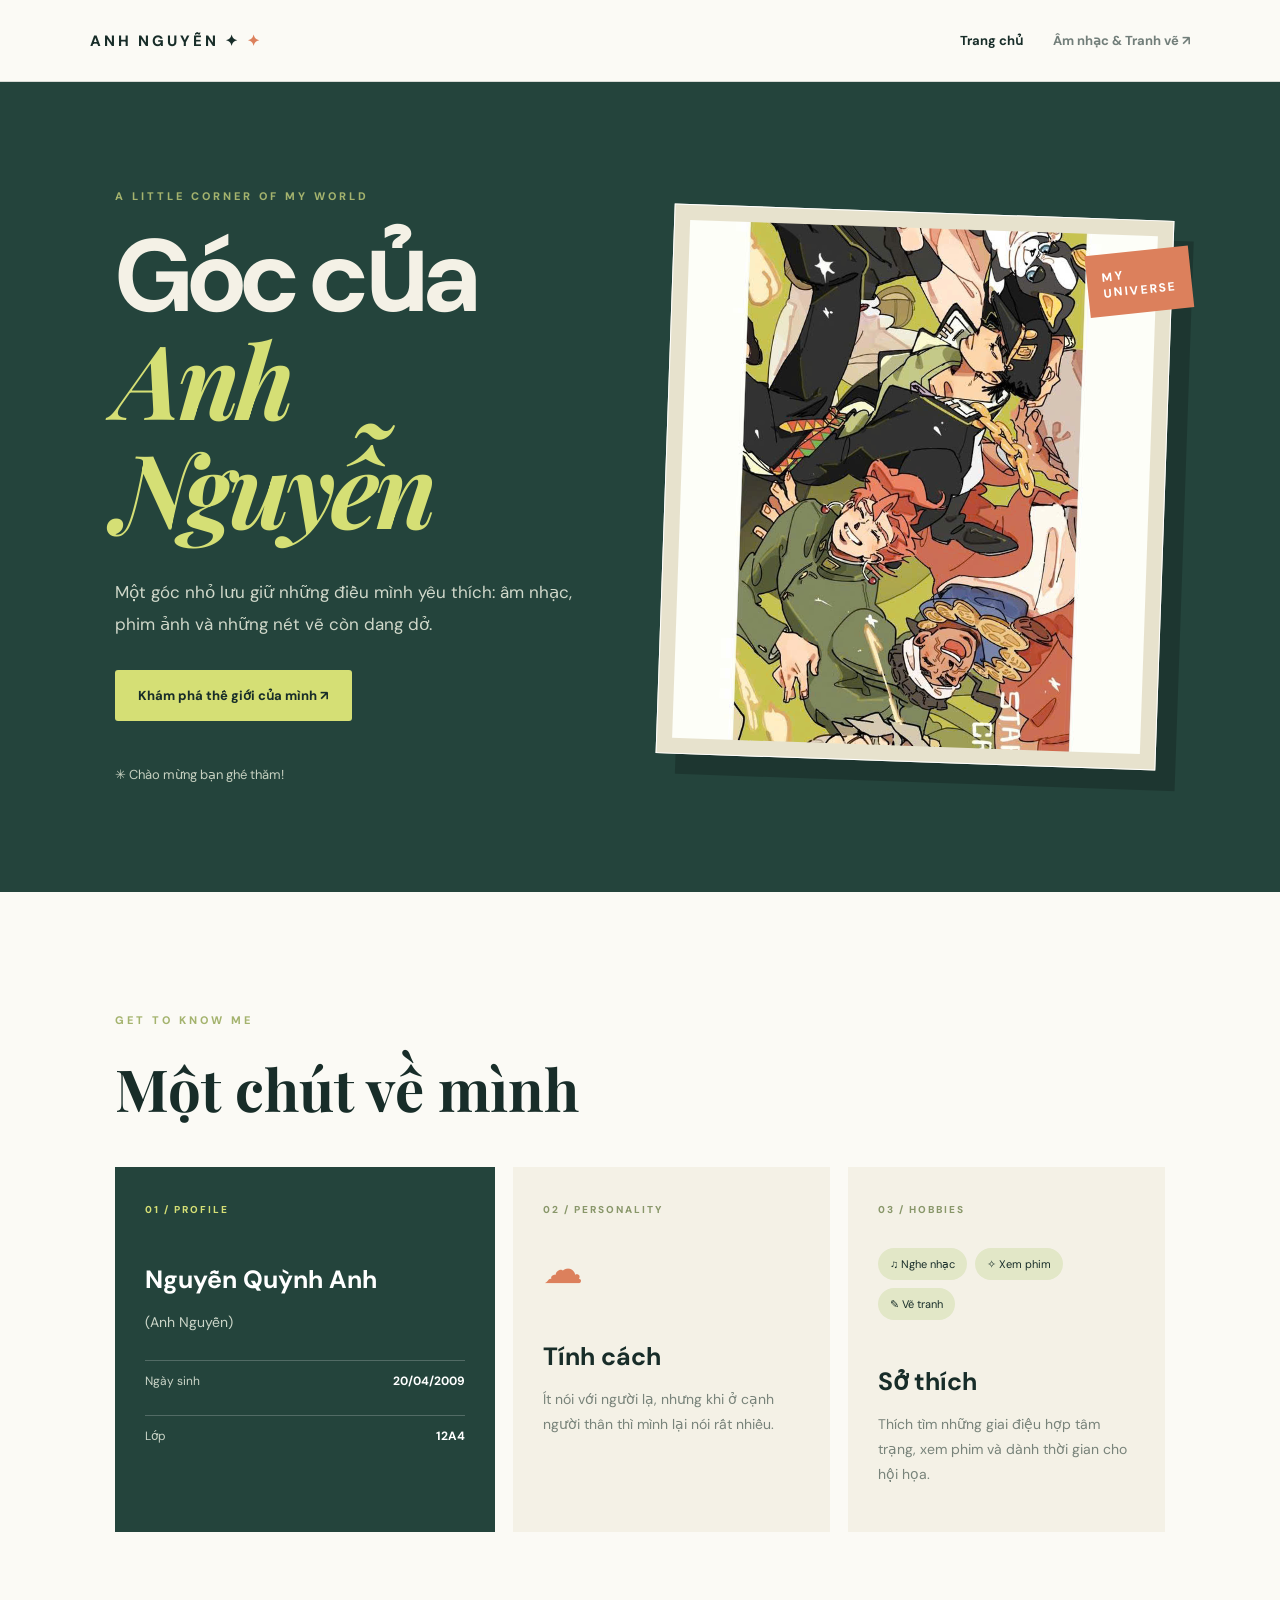
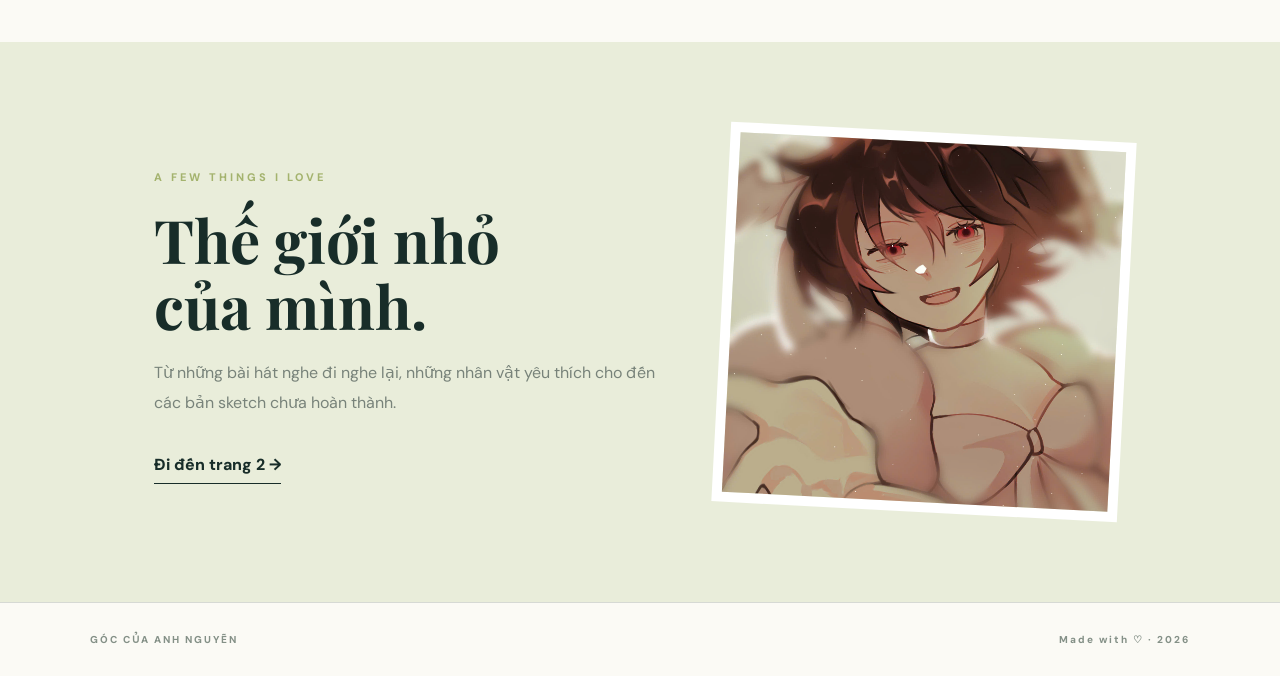
<file: index.html>
<!DOCTYPE html>
<html lang="vi">
<head>
    <meta charset="UTF-8">
    <meta name="viewport" content="width=device-width, initial-scale=1.0">
    <title>Góc của Anh Nguyễn</title>
    <link rel="stylesheet" href="style.css">
</head>

<body>

<header class="navbar">
    <a href="index.html" class="logo">ANH NGUYỄN ✦</a>

    <nav>
        <a class="active" href="index.html">Trang chủ</a>
        <a href="music-art.html">Âm nhạc & Tranh vẽ ↗</a>
    </nav>
</header>

<section class="hero">
    <div class="hero-text">
        <p class="eyebrow">A LITTLE CORNER OF MY WORLD</p>

        <h1>Góc của<br>
            <em>Anh Nguyễn</em>
        </h1>

        <p class="intro">
            Một góc nhỏ lưu giữ những điều mình yêu thích:
            âm nhạc, phim ảnh và những nét vẽ còn dang dở.
        </p>

        <a class="button" href="music-art.html">
            Khám phá thế giới của mình ↗
        </a>

        <p class="welcome">✳ Chào mừng bạn ghé thăm!</p>
    </div>

    <div class="hero-image">
        <img src="images/jojo-cover.jpg" alt="JoJo fanart">
        <span class="sticker">MY<br>UNIVERSE</span>
    </div>
</section>

<section class="about">
    <p class="eyebrow">GET TO KNOW ME</p>
    <h2>Một chút về mình</h2>

    <div class="cards">

        <div class="card dark-card">
            <span class="number">01 / PROFILE</span>

            <h3>Nguyễn Quỳnh Anh</h3>
            <p>(Anh Nguyễn)</p>

            <div class="info">
                <p>Ngày sinh <strong>20/04/2009</strong></p>
                <p>Lớp <strong>12A4</strong></p>
            </div>
        </div>

        <div class="card">
            <span class="number">02 / PERSONALITY</span>
            <div class="symbol">☁</div>

            <h3>Tính cách</h3>

            <p>
                Ít nói với người lạ,
                nhưng khi ở cạnh người thân
                thì mình lại nói rất nhiều.
            </p>
        </div>

        <div class="card">
            <span class="number">03 / HOBBIES</span>
            <div class="tags">
                <span>♫ Nghe nhạc</span>
                <span>✧ Xem phim</span>
                <span>✎ Vẽ tranh</span>
            </div>

            <h3>Sở thích</h3>

            <p>
                Thích tìm những giai điệu hợp tâm trạng,
                xem phim và dành thời gian cho hội họa.
            </p>
        </div>

    </div>
</section>

<section class="feature">
    <div>
        <p class="eyebrow">A FEW THINGS I LOVE</p>
        <h2>Thế giới nhỏ<br>của mình.</h2>

        <p>
            Từ những bài hát nghe đi nghe lại,
            những nhân vật yêu thích cho đến các bản
            sketch chưa hoàn thành.
        </p>

        <a href="music-art.html" class="text-link">
            Đi đến trang 2 →
        </a>
    </div>

    <img src="images/art-05.jpg" alt="Tranh yêu thích">
</section>

<footer>
    <span>GÓC CỦA ANH NGUYỄN</span>
    <span>Made with ♡ · 2026</span>
</footer>

</body>
</html>
</file>
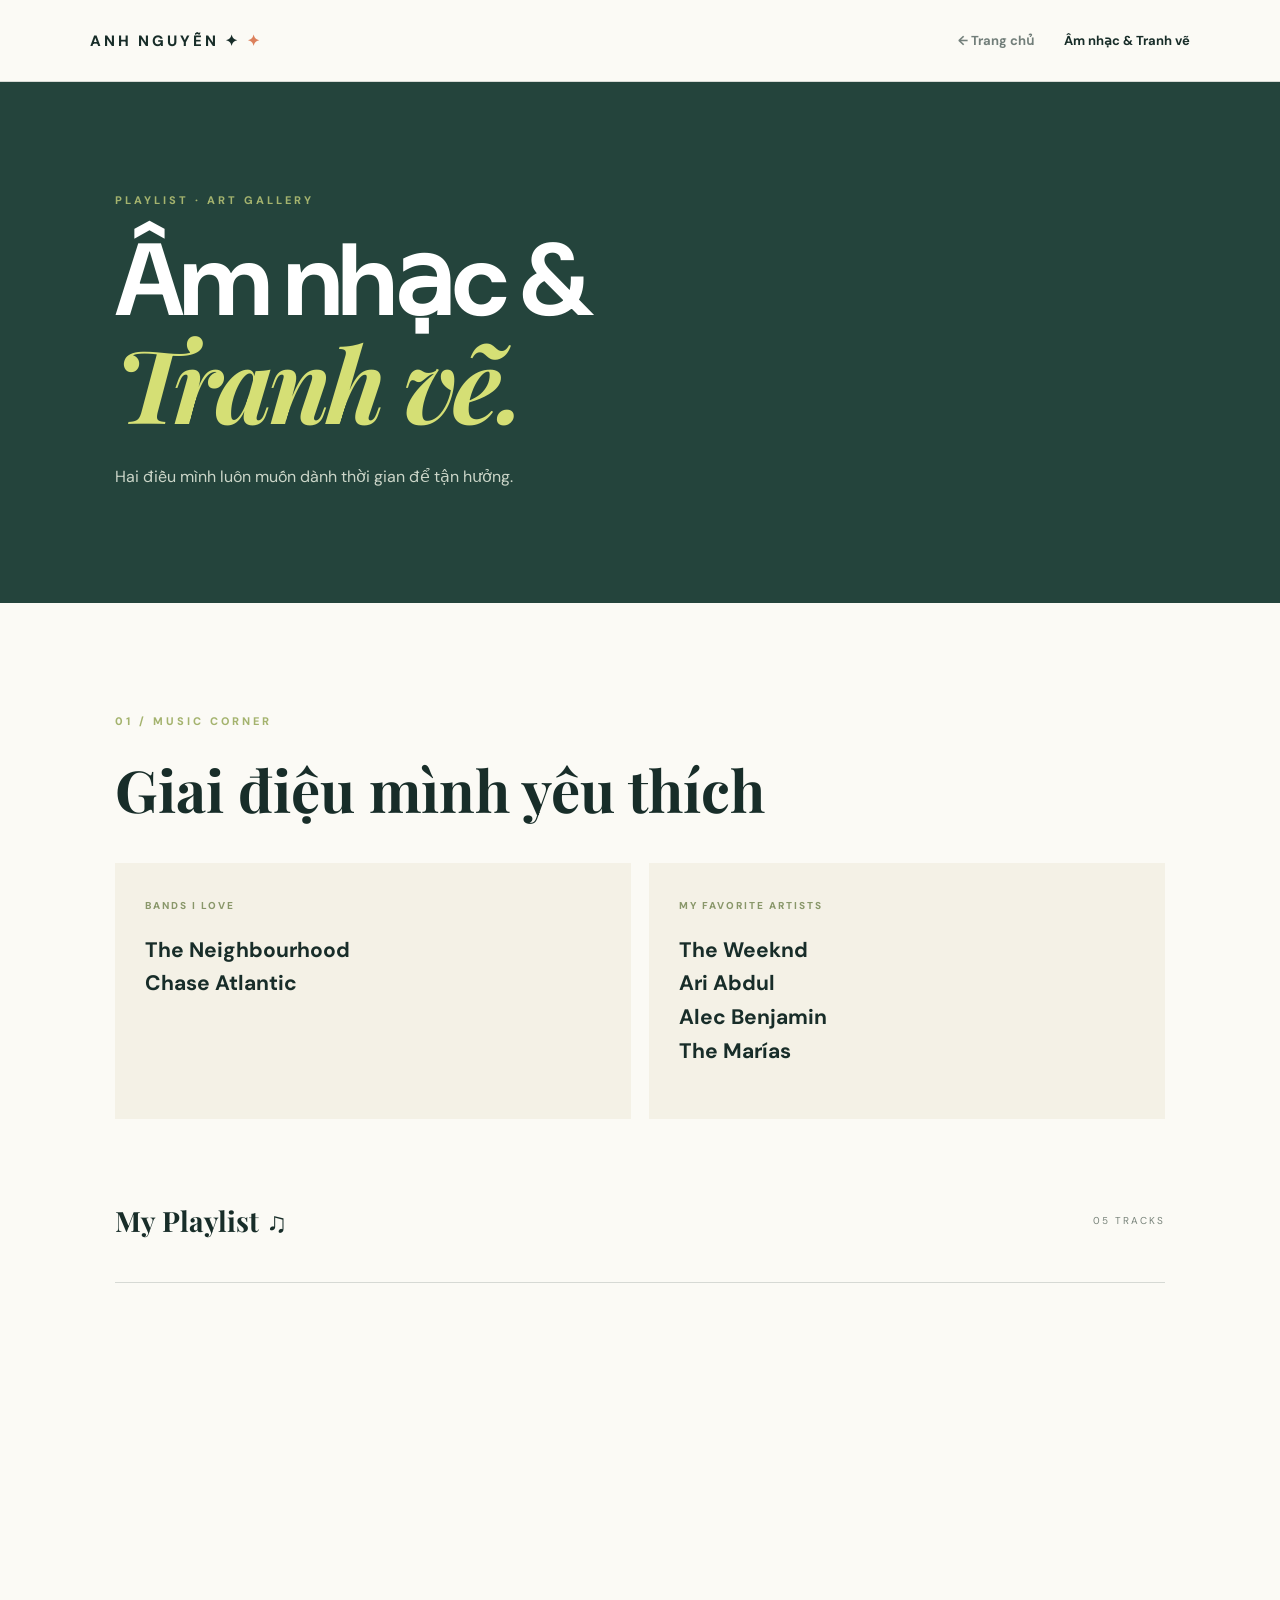
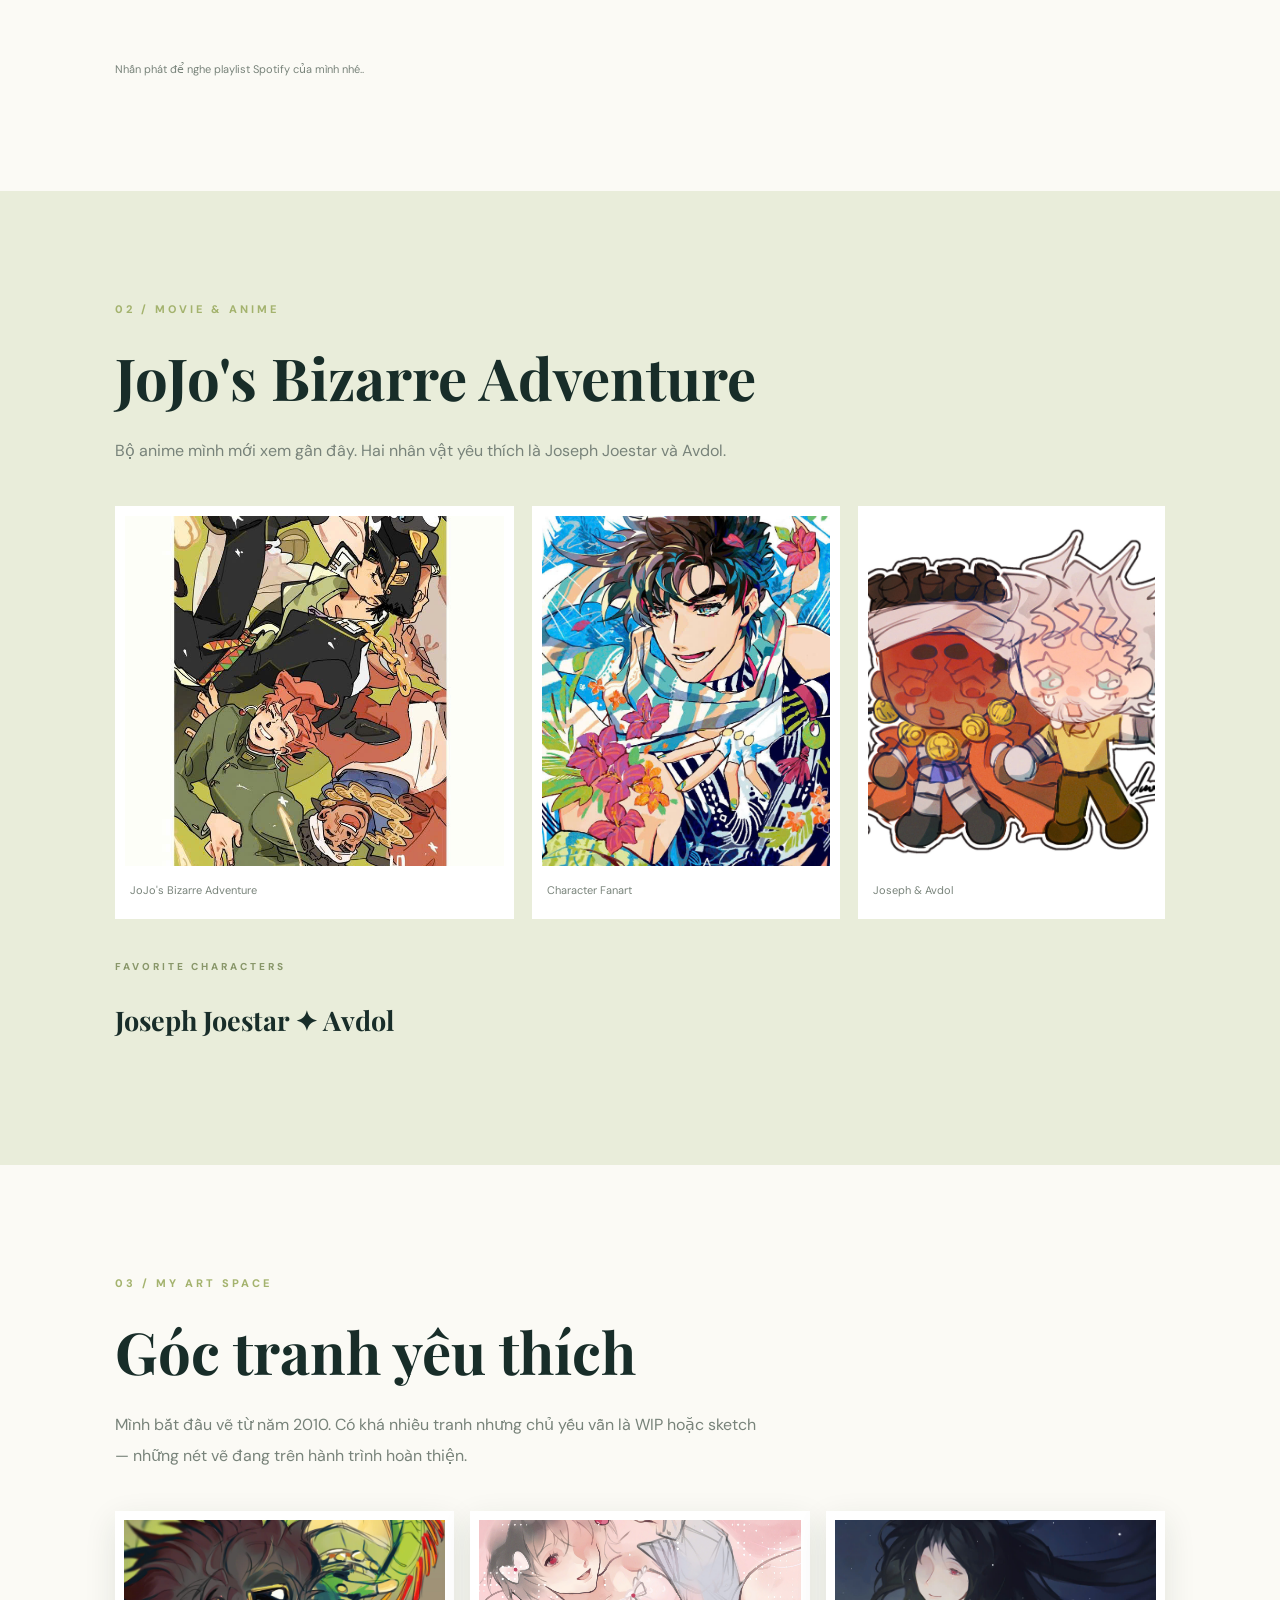
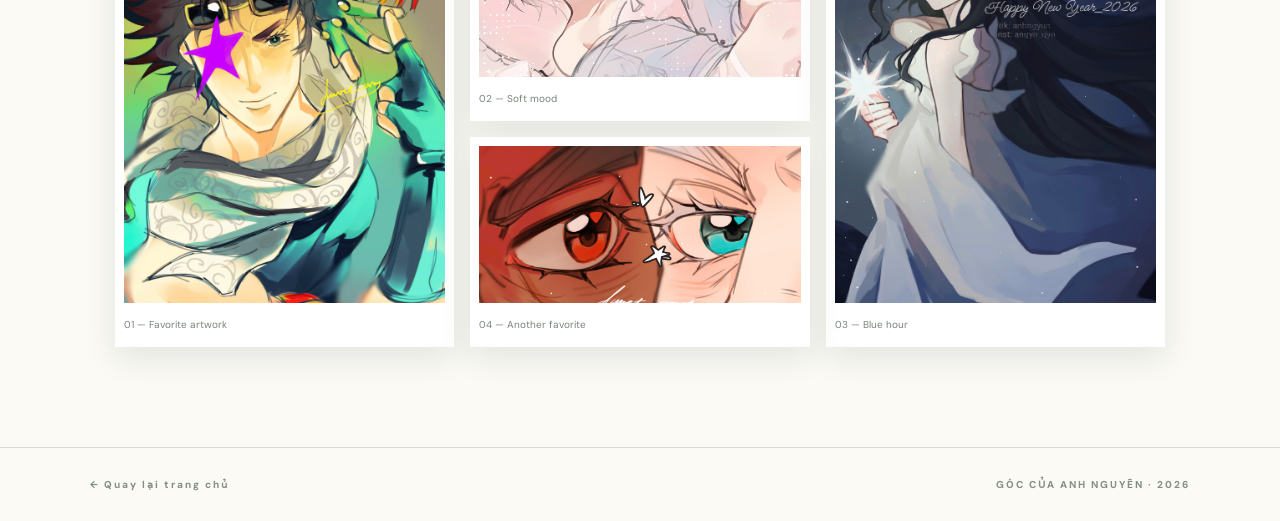
<file: music-art.html>
<!DOCTYPE html>
<html lang="vi">
<head>
    <meta charset="UTF-8">
    <meta name="viewport" content="width=device-width, initial-scale=1.0">
    <title>Âm nhạc & Tranh vẽ</title>
    <link rel="stylesheet" href="style.css">
</head>

<body>

<header class="navbar">
    <a href="index.html" class="logo">ANH NGUYỄN ✦</a>

    <nav>
        <a href="index.html">← Trang chủ</a>
        <a class="active" href="music-art.html">Âm nhạc & Tranh vẽ</a>
    </nav>
</header>

<section class="page-hero">
    <p class="eyebrow">PLAYLIST · ART GALLERY</p>
    <h1>Âm nhạc &<br><em>Tranh vẽ.</em></h1>
    <p>Hai điều mình luôn muốn dành thời gian để tận hưởng.</p>
</section>

<!-- ÂM NHẠC -->

<section class="content-section">

    <p class="eyebrow">01 / MUSIC CORNER</p>
    <h2>Giai điệu mình yêu thích</h2>

    <div class="music-cards">

        <div class="music-card">
            <span>BANDS I LOVE</span>
            <h3>
                The Neighbourhood<br>
                Chase Atlantic
            </h3>
        </div>

        <div class="music-card">
            <span>MY FAVORITE ARTISTS</span>
            <h3>
                The Weeknd<br>
                Ari Abdul<br>
                Alec Benjamin<br>
                The Marías
            </h3>
        </div>

    </div>



    <div class="playlist-title">
        <h3>My Playlist ♫</h3>
        <span>05 TRACKS</span>
    </div>

    <div class="playlist">
    <iframe style="border-radius:12px" src="https://open.spotify.com/embed/playlist/2QBYpcFGJxJotX03qkTPQg?utm_source=generator" width="100%" height="352" frameBorder="0" allowfullscreen="" allow="autoplay; clipboard-write; encrypted-media; fullscreen; picture-in-picture" loading="lazy"></iframe>
</div>

    <p class="note">
        Nhấn phát để nghe playlist Spotify của mình nhé..
    </p>

</section>

<!-- JOJO -->

<section class="jojo-section">

    <p class="eyebrow">02 / MOVIE & ANIME</p>

    <h2>JoJo's Bizarre Adventure</h2>

    <p class="description">
        Bộ anime mình mới xem gần đây.
        Hai nhân vật yêu thích là Joseph Joestar và Avdol.
    </p>

    <div class="jojo-gallery">

        <figure class="jojo-cover">
            <img src="images/jojo-cover.jpg" alt="JoJo fanart">
            <figcaption>JoJo's Bizarre Adventure</figcaption>
        </figure>

        <figure>
            <img src="images/jojo-01.jpg" alt="Avdol fanart">
            <figcaption>Character Fanart</figcaption>
        </figure>

        <figure>
            <img src="images/jojo-02.jpg" alt="Joseph và Avdol">
            <figcaption>Joseph & Avdol</figcaption>
        </figure>

    </div>

    <div class="favorites">
        <span>FAVORITE CHARACTERS</span>
        <h3>Joseph Joestar ✦ Avdol</h3>
    </div>

</section>

<!-- TRANH VẼ -->

<section class="art-section">

    <p class="eyebrow">03 / MY ART SPACE</p>

    <h2>Góc tranh yêu thích</h2>

    <p class="description">
        Mình bắt đầu vẽ từ năm 2010.
        Có khá nhiều tranh nhưng chủ yếu vẫn là WIP
        hoặc sketch — những nét vẽ đang trên hành trình
        hoàn thiện.
    </p>

    <div class="art-gallery">

        <figure>
            <img src="images/art-01.jpg" alt="Tranh 1">
            <figcaption>01 — Favorite artwork</figcaption>
        </figure>

        <figure>
            <img src="images/art-02.jpg" alt="Tranh 2">
            <figcaption>02 — Soft mood</figcaption>
        </figure>

        <figure>
            <img src="images/art-03.jpg" alt="Tranh 3">
            <figcaption>03 — Blue hour</figcaption>
        </figure>

        <figure>
            <img src="images/art-04.jpg" alt="Tranh 4">
            <figcaption>04 — Another favorite</figcaption>
        </figure>

      
    </div>

</section>

<footer>
    <a href="index.html">← Quay lại trang chủ</a>
    <span>GÓC CỦA ANH NGUYỄN · 2026</span>
</footer>

</body>
</html>
</file>
<file: style.css>
@import url('https://fonts.googleapis.com/css2?family=DM+Sans:wght@400;500;600;700;800&family=Playfair+Display:ital,wght@0,600;0,700;1,600&display=swap');

:root {
    --green: #24443c;
    --dark: #182d29;
    --cream: #f4f1e6;
    --paper: #fbfaf5;
    --yellow: #d5df75;
    --orange: #dc805c;
    --muted: #78837a;
    --line: rgba(24,45,41,.16);
}

* {
    box-sizing: border-box;
}

html {
    scroll-behavior: smooth;
}

body {
    margin: 0;
    background: var(--paper);
    color: var(--dark);
    font-family: 'DM Sans', sans-serif;
}

a {
    color: inherit;
    text-decoration: none;
}

/* THANH MENU */

.navbar {
    min-height: 82px;
    padding: 18px 7%;
    display: flex;
    align-items: center;
    justify-content: space-between;
    border-bottom: 1px solid var(--line);
}

.logo {
    font-weight: 800;
    letter-spacing: 3px;
    font-size: 15px;
}

.logo::after {
    content: " ✦";
    color: var(--orange);
}

nav {
    display: flex;
    gap: 30px;
}

nav a {
    font-size: 13px;
    font-weight: 700;
    opacity: .6;
}

nav a:hover,
nav a.active {
    opacity: 1;
}

/* TRANG CHỦ */

.hero {
    min-height: 90vh;
    background: var(--green);
    color: var(--cream);
    padding: 70px 9%;
    display: grid;
    grid-template-columns: 1fr 1fr;
    align-items: center;
    gap: 50px;
}

.eyebrow {
    color: #a4b36e;
    font-size: 11px;
    font-weight: 800;
    letter-spacing: 3px;
    margin-bottom: 22px;
}

.hero h1,
.page-hero h1 {
    font-size: clamp(55px, 8vw, 105px);
    line-height: 1;
    letter-spacing: -4px;
    margin: 0;
}

.hero h1 em,
.page-hero h1 em {
    font-family: 'Playfair Display', serif;
    color: var(--yellow);
}

.intro {
    max-width: 470px;
    line-height: 1.9;
    color: #d0d8ca;
    font-size: 17px;
    margin: 30px 0;
}

.button {
    display: inline-block;
    padding: 17px 23px;
    background: var(--yellow);
    color: var(--dark);
    font-size: 13px;
    font-weight: 800;
    border-radius: 3px;
    transition: .3s;
}

.button:hover {
    transform: translateY(-4px);
}

.welcome {
    margin-top: 45px;
    color: #c6d0c0;
    font-size: 13px;
}

.hero-image {
    position: relative;
    padding: 15px;
    transform: rotate(2deg);
    background: #e7e2cd;
    border: 1px solid white;
    box-shadow: 20px 20px 0 rgba(0,0,0,.2);
    height: 550px;
}

.hero-image img {
    width: 100%;
    height: 100%;
    object-fit: cover;
}

.sticker {
    position: absolute;
    top: 30px;
    right: -20px;
    background: var(--orange);
    color: white;
    padding: 15px;
    font-size: 12px;
    font-weight: 800;
    letter-spacing: 2px;
    transform: rotate(-8deg);
}

/* GIỚI THIỆU */

.about {
    padding: 110px 9%;
}

h2 {
    font-family: 'Playfair Display', serif;
    font-size: clamp(36px, 5vw, 58px);
    margin: 0 0 20px;
}

.cards {
    display: grid;
    grid-template-columns: 1.2fr 1fr 1fr;
    gap: 18px;
    margin-top: 40px;
}

.card {
    background: var(--cream);
    padding: 30px;
    min-height: 290px;
}

.dark-card {
    background: var(--green);
    color: white;
}

.number {
    font-size: 10px;
    letter-spacing: 2px;
    color: #89976a;
    font-weight: 800;
}

.dark-card .number {
    color: var(--yellow);
}

.card h3 {
    font-size: 25px;
    margin-top: 45px;
    margin-bottom: 8px;
}

.card p {
    color: var(--muted);
    font-size: 14px;
    line-height: 1.8;
}

.dark-card p {
    color: #cbd5c8;
}

.info {
    margin-top: 25px;
}

.info p {
    display: flex;
    justify-content: space-between;
    border-top: 1px solid #ffffff35;
    padding: 10px 0;
    font-size: 12px;
}

.info strong {
    color: white;
}

.symbol {
    font-size: 40px;
    color: var(--orange);
    margin-top: 25px;
}

.tags {
    display: flex;
    flex-wrap: wrap;
    gap: 8px;
    margin-top: 30px;
}

.tags span {
    background: #e2e7c7;
    padding: 9px 12px;
    border-radius: 30px;
    font-size: 11px;
}

/* KHU VỰC TRANH GIỚI THIỆU */

.feature {
    background: #e9edda;
    padding: 90px 12%;
    display: grid;
    grid-template-columns: 1fr .8fr;
    align-items: center;
    gap: 60px;
}

.feature h2 {
    font-size: 60px;
    line-height: 1.1;
}

.feature p:not(.eyebrow) {
    line-height: 1.9;
    color: var(--muted);
}

.feature img {
    width: 100%;
    height: 380px;
    object-fit: cover;
    border: 10px solid white;
    transform: rotate(3deg);
}

.text-link {
    display: inline-block;
    font-weight: 800;
    margin-top: 20px;
    border-bottom: 1px solid;
    padding-bottom: 8px;
}

/* ĐẦU TRANG 2 */

.page-hero {
    background: var(--green);
    color: white;
    padding: 100px 9%;
}

.page-hero p:last-child {
    color: #cbd5c8;
    margin-top: 25px;
    font-size: 16px;
}

/* ÂM NHẠC */

.content-section {
    padding: 100px 9%;
}

.music-cards {
    display: grid;
    grid-template-columns: 1fr 1fr;
    gap: 18px;
    margin-top: 35px;
}

.music-card {
    background: var(--cream);
    padding: 30px;
    min-height: 170px;
}

.music-card span {
    color: #89976a;
    font-size: 10px;
    font-weight: 800;
    letter-spacing: 2px;
}

.music-card h3 {
    font-size: 21px;
    line-height: 1.6;
    margin-top: 20px;
}

.playlist-title {
    display: flex;
    justify-content: space-between;
    align-items: center;
    border-bottom: 1px solid var(--line);
    margin-top: 55px;
    padding-bottom: 15px;
}

.playlist-title h3 {
    font-family: 'Playfair Display', serif;
    font-size: 28px;
}

.playlist-title span {
    font-size: 10px;
    letter-spacing: 2px;
    color: var(--muted);
}

.song {
    display: grid;
    grid-template-columns: 55px 1fr 30px;
    align-items: center;
    padding: 20px 10px;
    border-bottom: 1px solid var(--line);
    transition: .2s;
}

.song:hover {
    background: var(--cream);
    padding-left: 20px;
}

.song>span {
    color: var(--muted);
    font-size: 12px;
}

.song strong {
    font-size: 15px;
}

.song small {
    display: block;
    color: var(--muted);
    margin-top: 6px;
}

.song b {
    font-size: 20px;
    text-align: right;
}

.note {
    color: var(--muted);
    font-size: 11px;
    line-height: 1.8;
    margin-top: 20px;
}

/* JOJO */

.jojo-section {
    background: #e9edda;
    padding: 100px 9%;
}

.description {
    max-width: 650px;
    color: var(--muted);
    line-height: 1.9;
}

.jojo-gallery {
    display: grid;
    grid-template-columns: 1.3fr 1fr 1fr;
    gap: 18px;
    margin-top: 40px;
}

.jojo-gallery figure {
    background: white;
    padding: 10px;
    margin: 0;
}

.jojo-gallery img {
    width: 100%;
    height: 350px;
    object-fit: cover;
}

.jojo-gallery figcaption {
    padding: 12px 5px;
    font-size: 11px;
    color: var(--muted);
}

.favorites {
    margin-top: 35px;
}

.favorites span {
    font-size: 10px;
    letter-spacing: 3px;
    color: #89976a;
    font-weight: 800;
}

.favorites h3 {
    font-family: 'Playfair Display', serif;
    font-size: 27px;
}

/* TRANH VẼ */

.art-section {
    padding: 100px 9%;
}

.art-gallery {
    display: grid;
    grid-template-columns: repeat(6, 1fr);
    grid-auto-rows: 210px;
    gap: 16px;
    margin-top: 40px;
}

.art-gallery figure {
    margin: 0;
    background: white;
    padding: 9px;
    box-shadow: 0 10px 30px #1c38251c;
    overflow: hidden;
}

.art-gallery img {
    width: 100%;
    height: calc(100% - 35px);
    object-fit: cover;
    transition: .4s;
}

.art-gallery img:hover {
    transform: scale(1.05);
}

.art-gallery figcaption {
    font-size: 10px;
    color: var(--muted);
    padding-top: 10px;
}

.art-gallery figure:nth-child(1),
.art-gallery figure:nth-child(3) {
    grid-column: span 2;
    grid-row: span 2;
}

.art-gallery figure:nth-child(2),
.art-gallery figure:nth-child(4),
.art-gallery figure:nth-child(5) {
    grid-column: span 2;
}

/* CHÂN TRANG */

footer {
    padding: 30px 7%;
    display: flex;
    justify-content: space-between;
    gap: 15px;
    font-size: 10px;
    letter-spacing: 2px;
    font-weight: 800;
    color: #849087;
    border-top: 1px solid var(--line);
}

/* ĐIỆN THOẠI VÀ TABLET */

@media (max-width: 800px) {

    .hero {
        grid-template-columns: 1fr;
        padding: 60px 7%;
    }

    .hero-image {
        height: 450px;
    }

    .cards {
        grid-template-columns: 1fr 1fr;
    }

    .dark-card {
        grid-column: span 2;
    }

    .feature {
        grid-template-columns: 1fr;
    }

    .jojo-gallery {
        grid-template-columns: 1fr 1fr;
    }

    .jojo-gallery figure:first-child {
        grid-column: span 2;
    }

    .art-gallery {
        grid-template-columns: repeat(2, 1fr);
        grid-auto-rows: 190px;
    }

    .art-gallery figure:nth-child(n) {
        grid-column: span 1;
        grid-row: span 1;
    }
}

/* ĐIỆN THOẠI NHỎ */

@media (max-width: 520px) {

    .navbar {
        flex-direction: column;
        gap: 18px;
        align-items: flex-start;
    }

    nav {
        width: 100%;
        justify-content: space-between;
        gap: 10px;
    }

    nav a {
        font-size: 11px;
    }

    .hero h1 {
        font-size: 58px;
    }

    .hero-image {
        height: 370px;
    }

    .cards {
        grid-template-columns: 1fr;
    }

    .dark-card {
        grid-column: auto;
    }

    .feature {
        padding: 65px 8%;
    }

    .feature h2 {
        font-size: 45px;
    }

    .music-cards {
        grid-template-columns: 1fr;
    }

    .jojo-gallery {
        grid-template-columns: 1fr;
    }

    .jojo-gallery figure:first-child {
        grid-column: auto;
    }

    .jojo-gallery img {
        height: 300px;
    }

    .art-gallery {
        grid-template-columns: 1fr 1fr;
        grid-auto-rows: 160px;
        gap: 10px;
    }

    footer {
        font-size: 8px;
        letter-spacing: 1px;
    }
}
</file>
